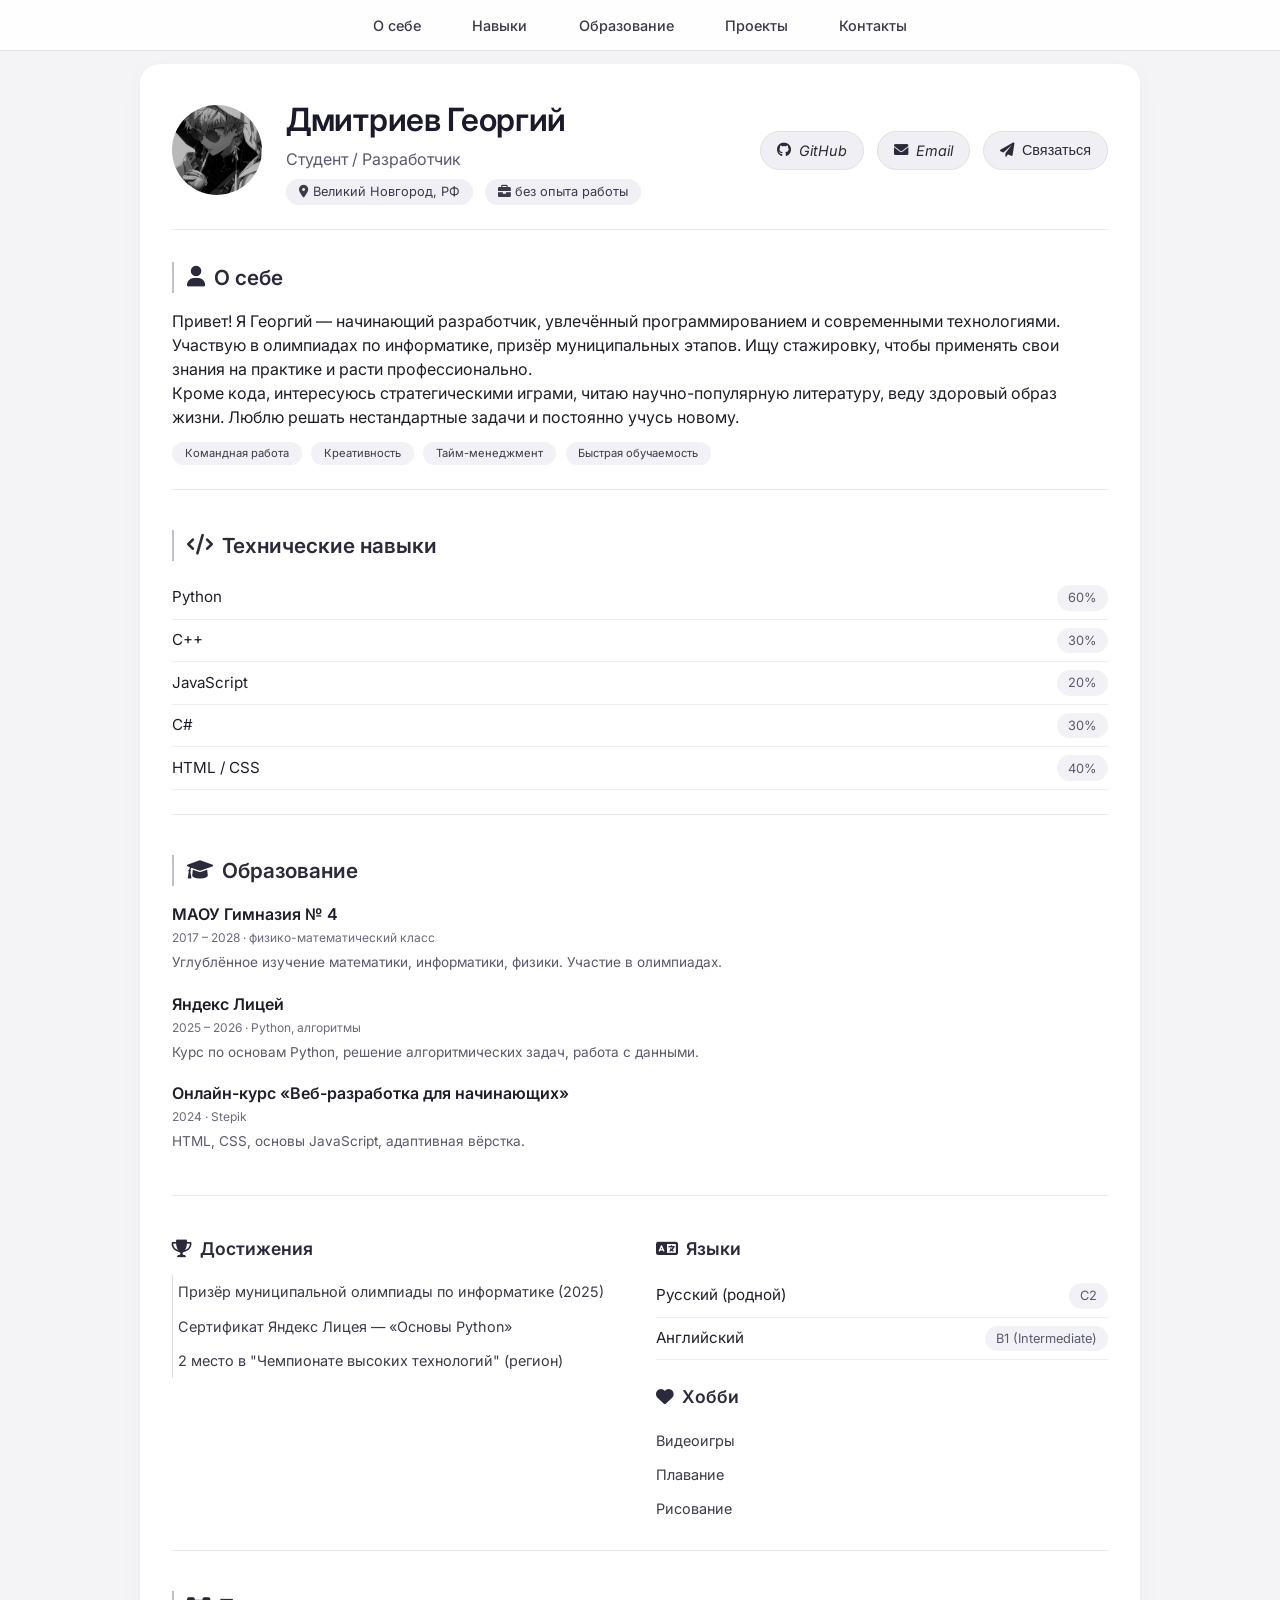
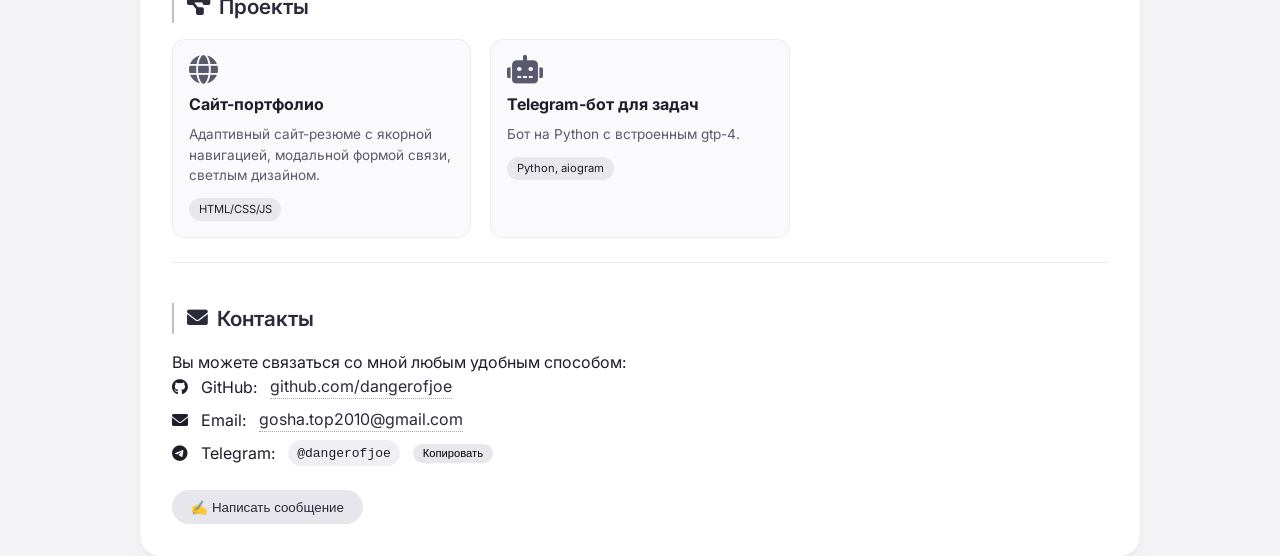
<file: index.html>
<!DOCTYPE html>
<html lang="ru">
<head>
    <meta charset="UTF-8">
    <meta name="viewport" content="width=device-width, initial-scale=1.0, user-scalable=yes">
    <title>Георгий Дмитриев | Резюме</title>
    <link href="https://fonts.googleapis.com/css2?family=Inter:opsz,wght@14..32,300;400;500;600;700&display=swap" rel="stylesheet">
    <link rel="stylesheet" href="https://cdnjs.cloudflare.com/ajax/libs/font-awesome/6.0.0-beta3/css/all.min.css">
    <link rel="stylesheet" href="style.css">
</head>
<body>
    <nav class="navbar">
        <ul class="nav-list">
            <li><a href="#about" class="nav-link">О себе</a></li>
            <li><a href="#skills" class="nav-link">Навыки</a></li>
            <li><a href="#education" class="nav-link">Образование</a></li>
            <li><a href="#projects" class="nav-link">Проекты</a></li>
            <li><a href="#contact" class="nav-link">Контакты</a></li>
        </ul>
    </nav>

    <main class="container">
        <header class="header" id="about">
            <figure class="avatar">
                <img src="avatar.jpg" alt="Аватар" onerror="this.src='https://via.placeholder.com/90?text=Avatar'">
            </figure>
            <section class="title">
                <h1>Дмитриев Георгий</h1>
                <p>Студент / Разработчик</p>
                <footer class="location">
                    <span><i class="fas fa-map-marker-alt"></i> Великий Новгород, РФ</span>
                    <span><i class="fas fa-briefcase"></i> без опыта работы</span>
                </footer>
            </section>
            <address class="contact-links">
                <a href="https://github.com/dangerofjoe" target="_blank"><i class="fab fa-github"></i> GitHub</a>
                <a href="mailto:gosha.top2010@gmail.com"><i class="fas fa-envelope"></i> Email</a>
                <button id="contactBtn" class="contact-btn"><i class="fas fa-paper-plane"></i> Связаться</button>
            </address>
        </header>

        <section class="section" id="about-section">
            <h2><i class="fas fa-user"></i> О себе</h2>
            <p>Привет! Я Георгий — начинающий разработчик, увлечённый программированием и современными технологиями. Участвую в олимпиадах по информатике, призёр муниципальных этапов. Ищу стажировку, чтобы применять свои знания на практике и расти профессионально.</p>
            <p>Кроме кода, интересуюсь стратегическими играми, читаю научно-популярную литературу, веду здоровый образ жизни. Люблю решать нестандартные задачи и постоянно учусь новому.</p>
            <footer class="tags">
                <span class="tag">Командная работа</span>
                <span class="tag">Креативность</span>
                <span class="tag">Тайм-менеджмент</span>
                <span class="tag">Быстрая обучаемость</span>
            </footer>
        </section>

        <section class="section" id="skills">
            <h2><i class="fas fa-code"></i> Технические навыки</h2>
            <ul class="skills-list">
                <li>Python <span>60%</span></li>
                <li>C++ <span>30%</span></li>
                <li>JavaScript <span>20%</span></li>
                <li>C# <span>30%</span></li>
                <li>HTML / CSS <span>40%</span></li>
            </ul>
        </section>

        <section class="section" id="education">
            <h2><i class="fas fa-graduation-cap"></i> Образование</h2>
            <article class="education-item">
                <h3>МАОУ Гимназия № 4</h3>
                <p class="date">2017 – 2028 · физико-математический класс</p>
                <p class="desc">Углублённое изучение математики, информатики, физики. Участие в олимпиадах.</p>
            </article>
            <article class="education-item">
                <h3>Яндекс Лицей</h3>
                <p class="date">2025 – 2026 · Python, алгоритмы</p>
                <p class="desc">Курс по основам Python, решение алгоритмических задач, работа с данными.</p>
            </article>
            <article class="education-item">
                <h3>Онлайн-курс «Веб-разработка для начинающих»</h3>
                <p class="date">2024 · Stepik</p>
                <p class="desc">HTML, CSS, основы JavaScript, адаптивная вёрстка.</p>
            </article>
        </section>

        <section class="section" id="achievements-languages">
            <div class="two-columns">
                <div class="column">
                    <h3><i class="fas fa-trophy"></i> Достижения</h3>
                    <ul class="achievements">
                        <li>Призёр муниципальной олимпиады по информатике (2025)</li>
                        <li>Сертификат Яндекс Лицея — «Основы Python»</li>
                        <li>2 место в "Чемпионате высоких технологий" (регион)</li>
                    </ul>
                </div>
                <div class="column">
                    <h3><i class="fas fa-language"></i> Языки</h3>
                    <ul class="lang-list">
                        <li>Русский (родной) <span>C2</span></li>
                        <li>Английский <span>B1 (Intermediate)</span></li>
                    </ul>
                    <h3 style="margin-top: 1.5rem;"><i class="fas fa-heart"></i> Хобби</h3>
                    <ul class="hobby-list">
                        <li>Видеоигры</li>
                        <li>Плавание</li>
                        <li>Рисование</li>
                    </ul>
                </div>
            </div>
        </section>

        <section class="section" id="projects">
            <h2><i class="fas fa-project-diagram"></i> Проекты</h2>
            <div class="projects-grid">
                <article class="project-item">
                    <i class="fas fa-globe"></i>
                    <h3>Сайт-портфолио</h3>
                    <p>Адаптивный сайт-резюме с якорной навигацией, модальной формой связи, светлым дизайном.</p>
                    <span class="project-tech">HTML/CSS/JS</span>
                </article>
                <article class="project-item">
                    <i class="fas fa-robot"></i>
                    <h3>Telegram-бот для задач</h3>
                    <p>Бот на Python с встроенным gtp-4.</p>
                    <span class="project-tech">Python, aiogram</span>
                </article>
            </div>
        </section>

        <section class="section" id="contact">
            <h2><i class="fas fa-envelope"></i> Контакты</h2>
            <p>Вы можете связаться со мной любым удобным способом:</p>
            <ul class="contact-list">
                <li><i class="fab fa-github"></i> GitHub: <a href="https://github.com/dangerofjoe" target="_blank">github.com/dangerofjoe</a></li>
                <li><i class="fas fa-envelope"></i> Email: <a href="mailto:gosha.top2010@gmail.com">gosha.top2010@gmail.com</a></li>
                <li><i class="fab fa-telegram"></i> Telegram: <span class="copy-text" data-copy="@dangerofjoe">@dangerofjoe</span> <button class="copy-btn">Копировать</button></li>
            </ul>
            <button id="contactBtnBottom" class="submit-btn" style="margin-top: 1rem; width: auto; display: inline-block;">✍️ Написать сообщение</button>
        </section>
    </main>

    <dialog id="contactModal">
        <article class="modal-content">
            <header class="modal-header">
                <h3>Свяжитесь со мной</h3>
                <button id="closeModal" class="close-btn">&times;</button>
            </header>
            <form id="contactForm" action="https://formspree.io/f/mvzdvzjn" method="POST">
                <label>
                    <span>Ваше имя</span>
                    <input type="text" name="name" required>
                </label>
                <label>
                    <span>Email для ответа</span>
                    <input type="email" name="email" required>
                </label>
                <label>
                    <span>Сообщение</span>
                    <textarea name="message" rows="5" required></textarea>
                </label>
                <button type="submit" class="submit-btn">Отправить сообщение</button>
                <p class="form-note">Нажимая «Отправить», вы соглашаетесь с обработкой данных.</p>
            </form>
        </article>
    </dialog>

    <script src="script.js"></script>
</body>
</html>
</file>
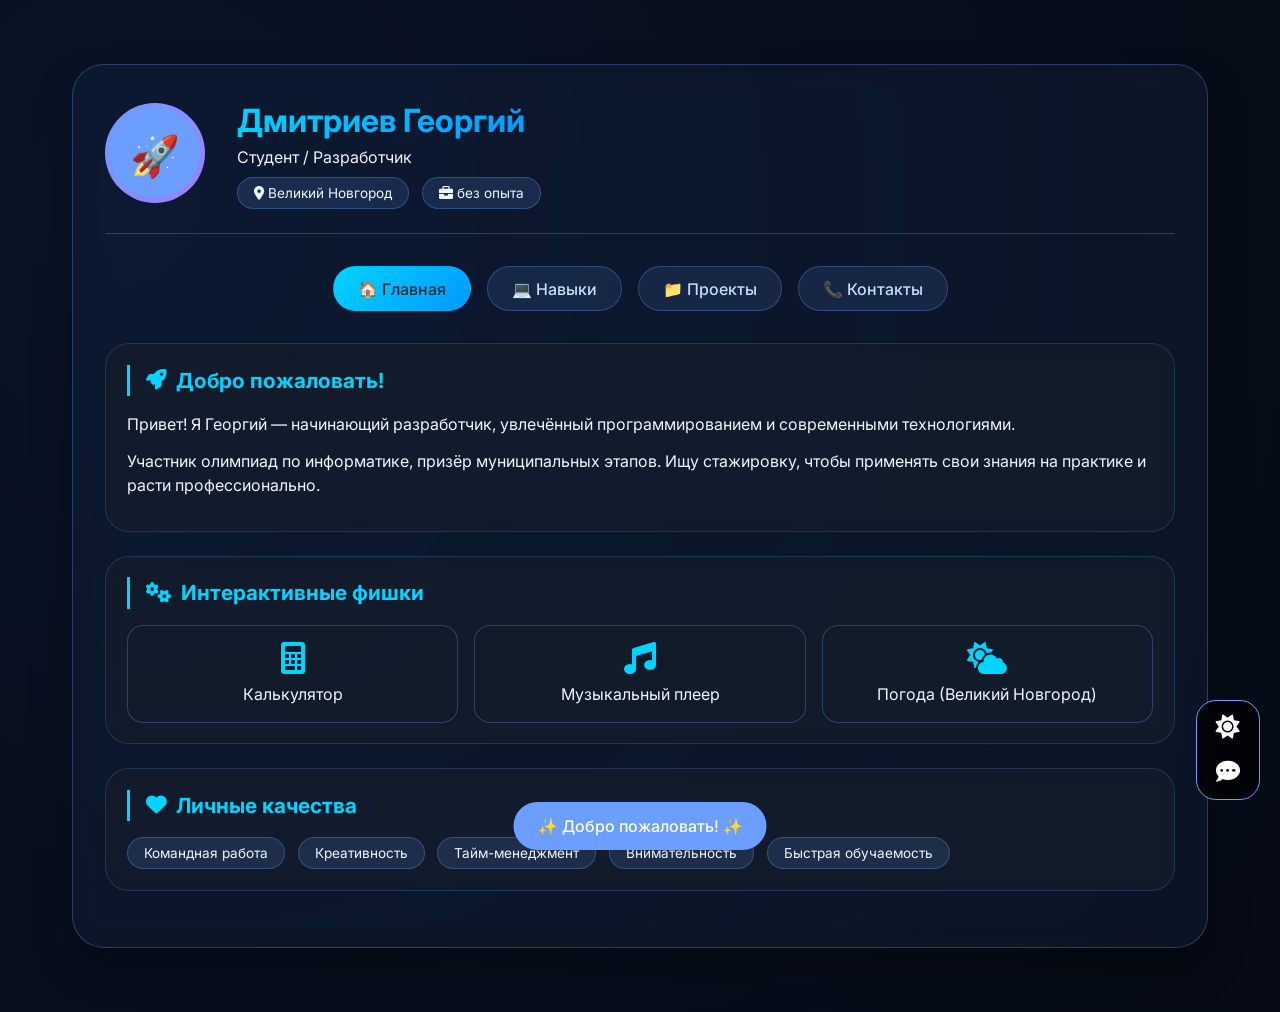
<file: docs/index.html>
<!DOCTYPE html>
<html lang="ru">
<head>
    <meta charset="UTF-8">
    <meta name="viewport" content="width=device-width, initial-scale=1.0, user-scalable=yes">
    <title>Главная | Дмитриев Георгий</title>
    <link href="https://fonts.googleapis.com/css2?family=Inter:opsz,wght@14..32,300;400;500;600;700;800&display=swap" rel="stylesheet">
    <link rel="stylesheet" href="https://cdnjs.cloudflare.com/ajax/libs/font-awesome/6.0.0-beta3/css/all.min.css">
    <link rel="stylesheet" href="style.css">
</head>
<body>

<section id="preloader">
    <article class="loader"></article>
    <p>Загрузка портфолио...</p>
</section>

<main>
    <article class="glass-card">
        <header>
            <figure class="avatar" id="mainAvatar">
                <img src="data:image/svg+xml,%3Csvg xmlns='http://www.w3.org/2000/svg' viewBox='0 0 100 100'%3E%3Ccircle cx='50' cy='50' r='45' fill='%236c9eff'/%3E%3Ctext x='50' y='67' font-size='40' text-anchor='middle' fill='white' font-family='Arial'%3E🚀%3C/text%3E%3C/svg%3E" alt="Аватар">
                <figcaption class="visually-hidden">Аватар пользователя</figcaption>
            </figure>
            <hgroup>
                <h1>Дмитриев Георгий</h1>
                <p>Студент / Разработчик</p>
                <p class="flex-row">
                    <span class="badge"><i class="fas fa-map-marker-alt"></i> Великий Новгород</span>
                    <span class="badge"><i class="fas fa-briefcase"></i> без опыта</span>
                </p>
            </hgroup>
        </header>

        <nav class="page-nav">
            <a href="index.html" class="nav-link active">🏠 Главная</a>
            <a href="skills.html" class="nav-link">💻 Навыки</a>
            <a href="projects.html" class="nav-link">📁 Проекты</a>
            <a href="contacts.html" class="nav-link">📞 Контакты</a>
        </nav>

        <section class="welcome-section">
            <h2><i class="fas fa-rocket"></i> Добро пожаловать!</h2>
            <p>Привет! Я Георгий — начинающий разработчик, увлечённый программированием и современными технологиями.</p>
            <p>Участник олимпиад по информатике, призёр муниципальных этапов. Ищу стажировку, чтобы применять свои знания на практике и расти профессионально.</p>
        </section>

        <section>
            <h2><i class="fas fa-cogs"></i> Интерактивные фишки</h2>
            <nav class="widgets">
                <article class="widget" id="calcWidget">
                    <i class="fas fa-calculator"></i>
                    <footer>Калькулятор</footer>
                </article>
                <article class="widget" id="musicWidget">
                    <i class="fas fa-music"></i>
                    <footer>Музыкальный плеер</footer>
                </article>
                <article class="widget" id="weatherWidget">
                    <i class="fas fa-cloud-sun"></i>
                    <footer>Погода (Великий Новгород)</footer>
                </article>
            </nav>
        </section>

        <section>
            <h2><i class="fas fa-heart"></i> Личные качества</h2>
            <footer class="flex-row">
                <span class="badge">Командная работа</span>
                <span class="badge">Креативность</span>
                <span class="badge">Тайм-менеджмент</span>
                <span class="badge">Внимательность</span>
                <span class="badge">Быстрая обучаемость</span>
            </footer>
        </section>
    </article>
</main>

<nav class="floating-panel">
    <button id="themeToggle"><i class="fas fa-moon"></i></button>
    <button id="bubbleBtn"><i class="fas fa-comment-dots"></i></button>
</nav>

<footer id="toastMsg" class="toast"></footer>

<script src="script.js"></script>
</body>
</html>
</file>
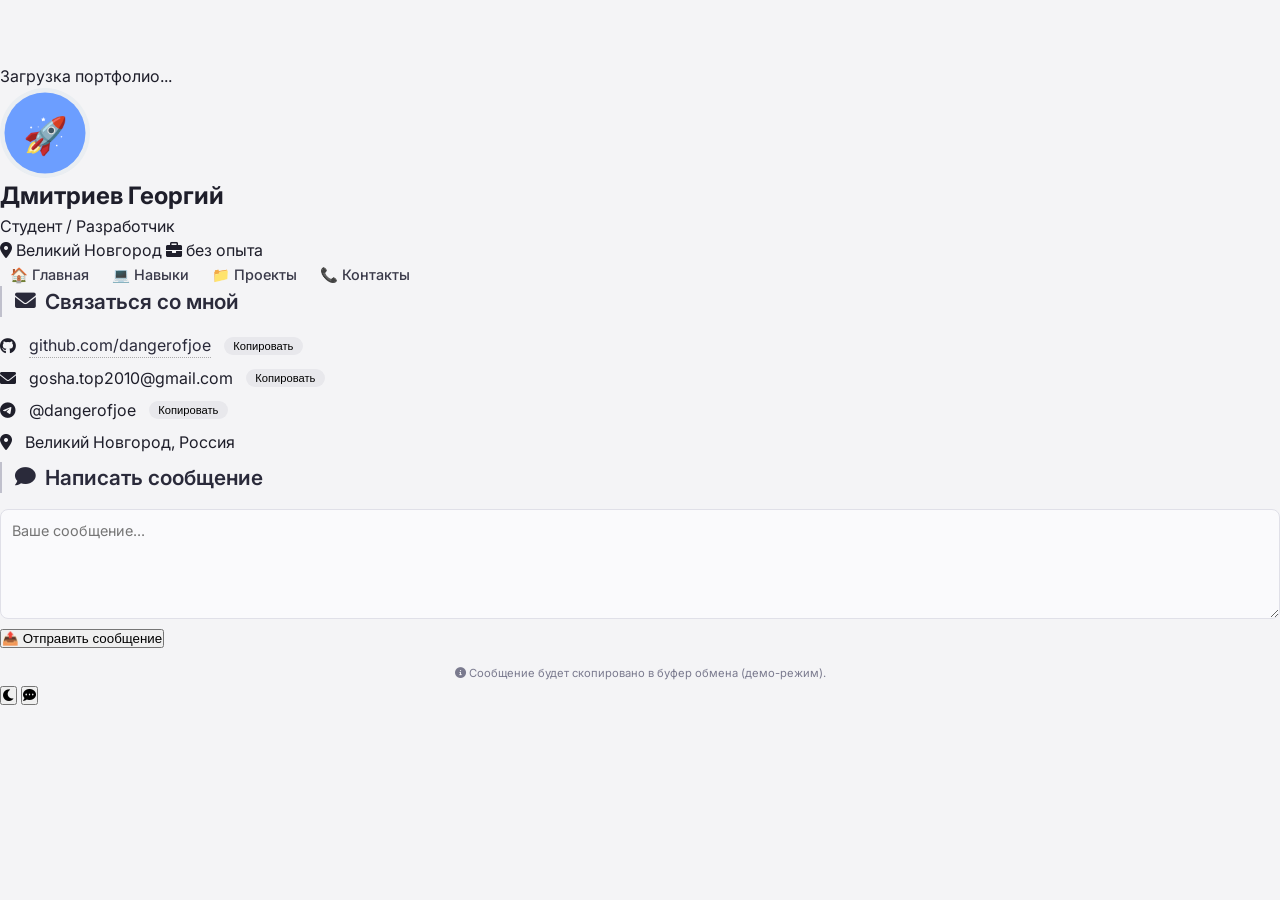
<file: contacts.html>
<!DOCTYPE html>
<html lang="ru">
<head>
    <meta charset="UTF-8">
    <meta name="viewport" content="width=device-width, initial-scale=1.0, user-scalable=yes">
    <title>Контакты | Дмитриев Георгий</title>
    <link href="https://fonts.googleapis.com/css2?family=Inter:opsz,wght@14..32,300;400;500;600;700;800&display=swap" rel="stylesheet">
    <link rel="stylesheet" href="https://cdnjs.cloudflare.com/ajax/libs/font-awesome/6.0.0-beta3/css/all.min.css">
    <link rel="stylesheet" href="style.css">
</head>
<body>

<section id="preloader">
    <article class="loader"></article>
    <p>Загрузка портфолио...</p>
</section>

<main>
    <article class="glass-card">
        <header>
            <figure class="avatar" id="mainAvatar">
                <img src="data:image/svg+xml,%3Csvg xmlns='http://www.w3.org/2000/svg' viewBox='0 0 100 100'%3E%3Ccircle cx='50' cy='50' r='45' fill='%236c9eff'/%3E%3Ctext x='50' y='67' font-size='40' text-anchor='middle' fill='white' font-family='Arial'%3E🚀%3C/text%3E%3C/svg%3E" alt="Аватар">
                <figcaption class="visually-hidden">Аватар пользователя</figcaption>
            </figure>
            <hgroup>
                <h1>Дмитриев Георгий</h1>
                <p>Студент / Разработчик</p>
                <p class="flex-row">
                    <span class="badge"><i class="fas fa-map-marker-alt"></i> Великий Новгород</span>
                    <span class="badge"><i class="fas fa-briefcase"></i> без опыта</span>
                </p>
            </hgroup>
        </header>

        <nav class="page-nav">
            <a href="index.html" class="nav-link">🏠 Главная</a>
            <a href="skills.html" class="nav-link">💻 Навыки</a>
            <a href="projects.html" class="nav-link">📁 Проекты</a>
            <a href="contacts.html" class="nav-link active">📞 Контакты</a>
        </nav>

        <section>
            <h2><i class="fas fa-envelope"></i> Связаться со мной</h2>
            <ul class="contact-list">
                <li>
                    <i class="fab fa-github"></i>
                    <a href="https://github.com/dangerofjoe" target="_blank">github.com/dangerofjoe</a>
                    <button class="copy-btn copy-github">Копировать</button>
                </li>
                <li>
                    <i class="fas fa-envelope"></i>
                    <span>gosha.top2010@gmail.com</span>
                    <button class="copy-btn copy-email">Копировать</button>
                </li>
                <li>
                    <i class="fab fa-telegram"></i>
                    <span>@dangerofjoe</span>
                    <button class="copy-btn copy-telegram">Копировать</button>
                </li>
                <li>
                    <i class="fas fa-map-marker-alt"></i>
                    <span>Великий Новгород, Россия</span>
                </li>
            </ul>
        </section>

        <section>
            <h2><i class="fas fa-comment"></i> Написать сообщение</h2>
            <form id="contactForm">
                <textarea id="messageInput" rows="5" placeholder="Ваше сообщение..."></textarea>
                <button type="submit" class="btn-primary">📤 Отправить сообщение</button>
            </form>
            <p class="form-note"><i class="fas fa-info-circle"></i> Сообщение будет скопировано в буфер обмена (демо-режим).</p>
        </section>
    </article>
</main>

<nav class="floating-panel">
    <button id="themeToggle"><i class="fas fa-moon"></i></button>
    <button id="bubbleBtn"><i class="fas fa-comment-dots"></i></button>
</nav>

<footer id="toastMsg" class="toast"></footer>

<script src="script.js"></script>
</body>
</html>
</file>
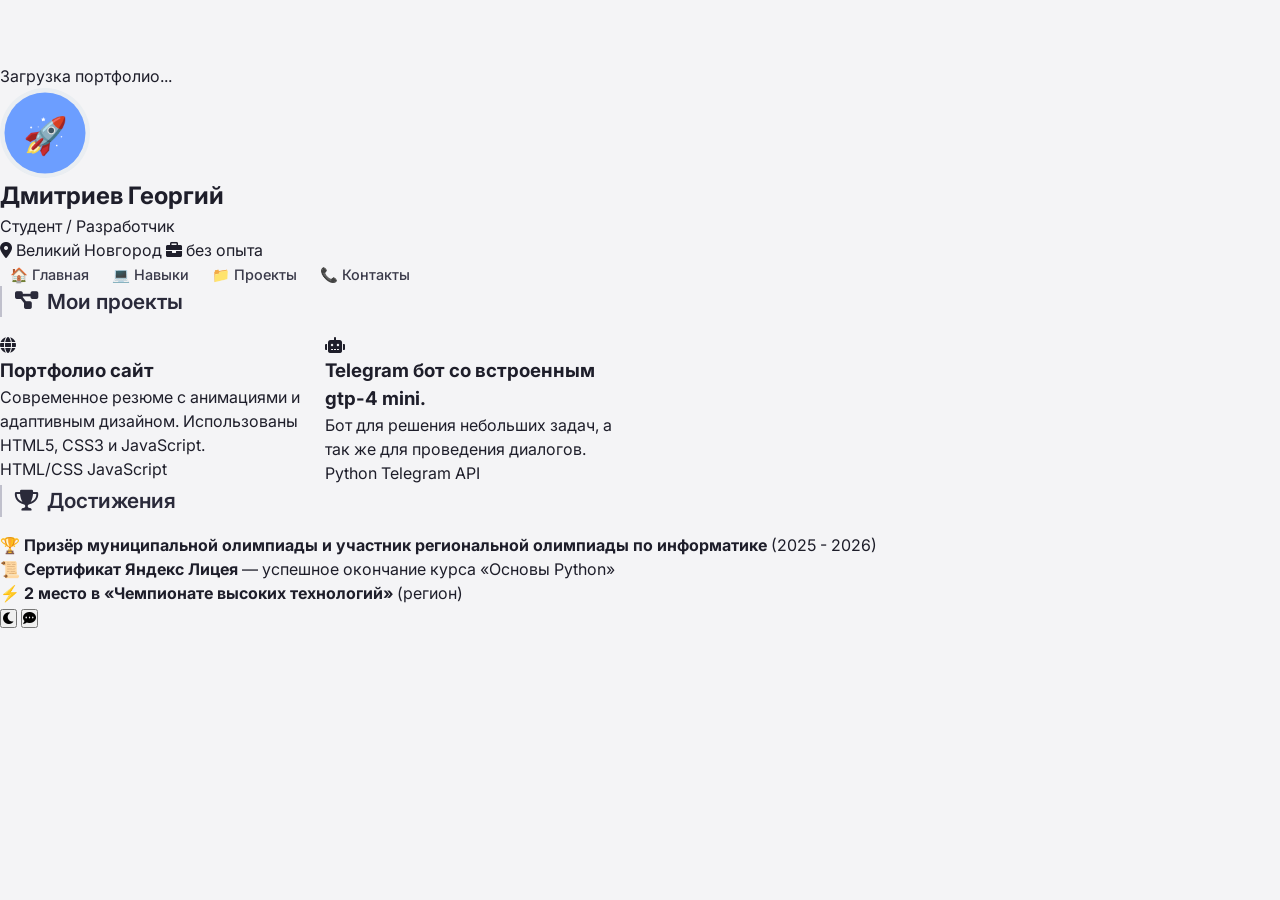
<file: projects.html>
<!DOCTYPE html>
<html lang="ru">
<head>
    <meta charset="UTF-8">
    <meta name="viewport" content="width=device-width, initial-scale=1.0, user-scalable=yes">
    <title>Проекты | Дмитриев Георгий</title>
    <link href="https://fonts.googleapis.com/css2?family=Inter:opsz,wght@14..32,300;400;500;600;700;800&display=swap" rel="stylesheet">
    <link rel="stylesheet" href="https://cdnjs.cloudflare.com/ajax/libs/font-awesome/6.0.0-beta3/css/all.min.css">
    <link rel="stylesheet" href="style.css">
</head>
<body>

<section id="preloader">
    <article class="loader"></article>
    <p>Загрузка портфолио...</p>
</section>

<main>
    <article class="glass-card">
        <header>
            <figure class="avatar" id="mainAvatar">
                <img src="data:image/svg+xml,%3Csvg xmlns='http://www.w3.org/2000/svg' viewBox='0 0 100 100'%3E%3Ccircle cx='50' cy='50' r='45' fill='%236c9eff'/%3E%3Ctext x='50' y='67' font-size='40' text-anchor='middle' fill='white' font-family='Arial'%3E🚀%3C/text%3E%3C/svg%3E" alt="Аватар">
                <figcaption class="visually-hidden">Аватар пользователя</figcaption>
            </figure>
            <hgroup>
                <h1>Дмитриев Георгий</h1>
                <p>Студент / Разработчик</p>
                <p class="flex-row">
                    <span class="badge"><i class="fas fa-map-marker-alt"></i> Великий Новгород</span>
                    <span class="badge"><i class="fas fa-briefcase"></i> без опыта</span>
                </p>
            </hgroup>
        </header>

        <nav class="page-nav">
            <a href="index.html" class="nav-link">🏠 Главная</a>
            <a href="skills.html" class="nav-link">💻 Навыки</a>
            <a href="projects.html" class="nav-link active">📁 Проекты</a>
            <a href="contacts.html" class="nav-link">📞 Контакты</a>
        </nav>

        <section>
            <h2><i class="fas fa-project-diagram"></i> Мои проекты</h2>
            <section class="projects-grid">
                <article class="project-card">
                    <i class="fas fa-globe"></i>
                    <h3>Портфолио сайт</h3>
                    <p>Современное резюме с анимациями и адаптивным дизайном. Использованы HTML5, CSS3 и JavaScript.</p>
                    <footer class="project-tags">
                        <span class="badge">HTML/CSS</span>
                        <span class="badge">JavaScript</span>
                    </footer>
                </article>
                <article class="project-card">
                    <i class="fas fa-robot"></i>
                    <h3>Telegram бот со встроенным gtp-4 mini.</h3>
                    <p>Бот для решения небольших задач, а так же для проведения диалогов.</p>
                    <footer class="project-tags">
                        <span class="badge">Python</span>
                        <span class="badge">Telegram API</span>
                    </footer>
                </article>
            </section>
        </section>

        <section>
            <h2><i class="fas fa-trophy"></i> Достижения</h2>
            <ul class="achievements-list">
                <li>🏆 <strong>Призёр муниципальной олимпиады и участник региональной олимпиады по информатике</strong> (2025 - 2026)</li>
                <li>📜 <strong>Сертификат Яндекс Лицея</strong> — успешное окончание курса «Основы Python»</li>
                <li>⚡ <strong>2 место в «Чемпионате высоких технологий»</strong> (регион)</li>
            </ul>
        </section>
    </article>
</main>

<nav class="floating-panel">
    <button id="themeToggle"><i class="fas fa-moon"></i></button>
    <button id="bubbleBtn"><i class="fas fa-comment-dots"></i></button>
</nav>

<footer id="toastMsg" class="toast"></footer>

<script src="script.js"></script>
</body>
</html>
</file>
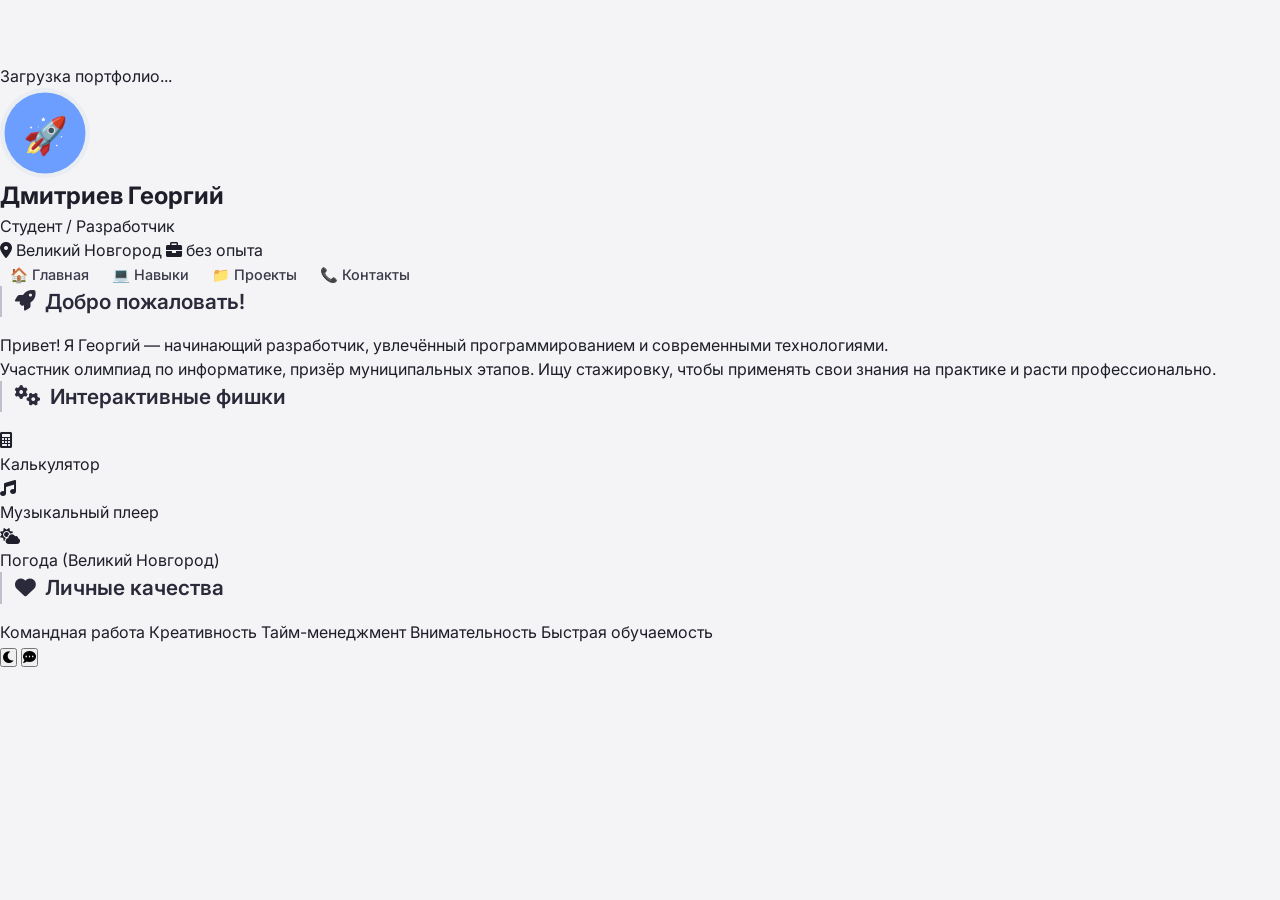
<file: resume.html>
<!DOCTYPE html>
<html lang="ru">
<head>
    <meta charset="UTF-8">
    <meta name="viewport" content="width=device-width, initial-scale=1.0, user-scalable=yes">
    <title>Главная | Дмитриев Георгий</title>
    <link href="https://fonts.googleapis.com/css2?family=Inter:opsz,wght@14..32,300;400;500;600;700;800&display=swap" rel="stylesheet">
    <link rel="stylesheet" href="https://cdnjs.cloudflare.com/ajax/libs/font-awesome/6.0.0-beta3/css/all.min.css">
    <link rel="stylesheet" href="style.css">
</head>
<body>

<section id="preloader">
    <article class="loader"></article>
    <p>Загрузка портфолио...</p>
</section>

<main>
    <article class="glass-card">
        <header>
            <figure class="avatar" id="mainAvatar">
                <img src="data:image/svg+xml,%3Csvg xmlns='http://www.w3.org/2000/svg' viewBox='0 0 100 100'%3E%3Ccircle cx='50' cy='50' r='45' fill='%236c9eff'/%3E%3Ctext x='50' y='67' font-size='40' text-anchor='middle' fill='white' font-family='Arial'%3E🚀%3C/text%3E%3C/svg%3E" alt="Аватар">
                <figcaption class="visually-hidden">Аватар пользователя</figcaption>
            </figure>
            <hgroup>
                <h1>Дмитриев Георгий</h1>
                <p>Студент / Разработчик</p>
                <p class="flex-row">
                    <span class="badge"><i class="fas fa-map-marker-alt"></i> Великий Новгород</span>
                    <span class="badge"><i class="fas fa-briefcase"></i> без опыта</span>
                </p>
            </hgroup>
        </header>

        <nav class="page-nav">
            <a href="resume.html" class="nav-link active">🏠 Главная</a>
            <a href="skills.html" class="nav-link">💻 Навыки</a>
            <a href="projects.html" class="nav-link">📁 Проекты</a>
            <a href="contacts.html" class="nav-link">📞 Контакты</a>
        </nav>

        <section class="welcome-section">
            <h2><i class="fas fa-rocket"></i> Добро пожаловать!</h2>
            <p>Привет! Я Георгий — начинающий разработчик, увлечённый программированием и современными технологиями.</p>
            <p>Участник олимпиад по информатике, призёр муниципальных этапов. Ищу стажировку, чтобы применять свои знания на практике и расти профессионально.</p>
        </section>

        <section>
            <h2><i class="fas fa-cogs"></i> Интерактивные фишки</h2>
            <nav class="widgets">
                <article class="widget" id="calcWidget">
                    <i class="fas fa-calculator"></i>
                    <footer>Калькулятор</footer>
                </article>
                <article class="widget" id="musicWidget">
                    <i class="fas fa-music"></i>
                    <footer>Музыкальный плеер</footer>
                </article>
                <article class="widget" id="weatherWidget">
                    <i class="fas fa-cloud-sun"></i>
                    <footer>Погода (Великий Новгород)</footer>
                </article>
            </nav>
        </section>

        <section>
            <h2><i class="fas fa-heart"></i> Личные качества</h2>
            <footer class="flex-row">
                <span class="badge">Командная работа</span>
                <span class="badge">Креативность</span>
                <span class="badge">Тайм-менеджмент</span>
                <span class="badge">Внимательность</span>
                <span class="badge">Быстрая обучаемость</span>
            </footer>
        </section>
    </article>
</main>

<nav class="floating-panel">
    <button id="themeToggle"><i class="fas fa-moon"></i></button>
    <button id="bubbleBtn"><i class="fas fa-comment-dots"></i></button>
</nav>

<footer id="toastMsg" class="toast"></footer>

<script src="script.js"></script>
</body>
</html>
</file>
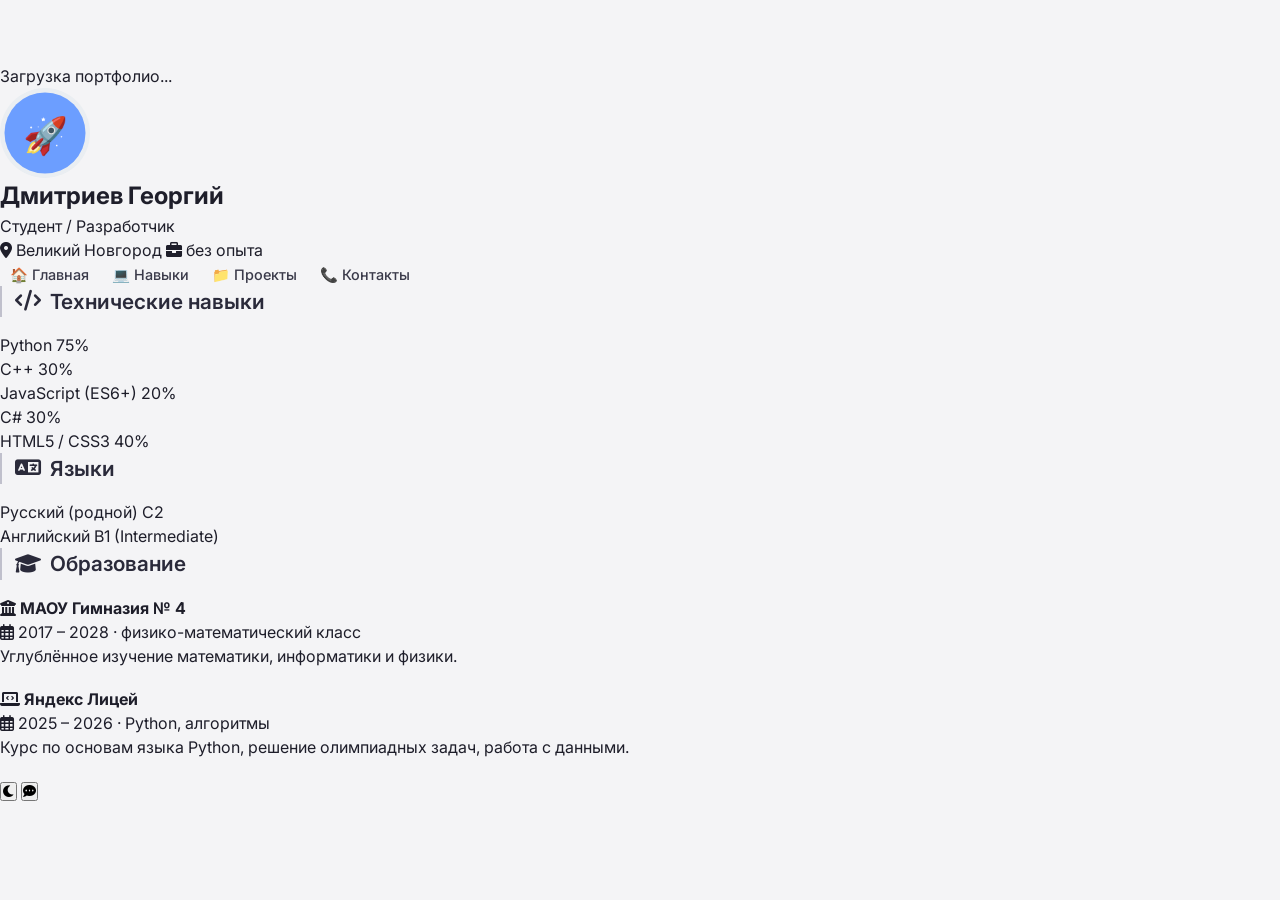
<file: skills.html>
<!DOCTYPE html>
<html lang="ru">
<head>
    <meta charset="UTF-8">
    <meta name="viewport" content="width=device-width, initial-scale=1.0, user-scalable=yes">
    <title>Навыки | Дмитриев Георгий</title>
    <link href="https://fonts.googleapis.com/css2?family=Inter:opsz,wght@14..32,300;400;500;600;700;800&display=swap" rel="stylesheet">
    <link rel="stylesheet" href="https://cdnjs.cloudflare.com/ajax/libs/font-awesome/6.0.0-beta3/css/all.min.css">
    <link rel="stylesheet" href="style.css">
</head>
<body>

<section id="preloader">
    <article class="loader"></article>
    <p>Загрузка портфолио...</p>
</section>

<main>
    <article class="glass-card">
        <header>
            <figure class="avatar" id="mainAvatar">
                <img src="data:image/svg+xml,%3Csvg xmlns='http://www.w3.org/2000/svg' viewBox='0 0 100 100'%3E%3Ccircle cx='50' cy='50' r='45' fill='%236c9eff'/%3E%3Ctext x='50' y='67' font-size='40' text-anchor='middle' fill='white' font-family='Arial'%3E🚀%3C/text%3E%3C/svg%3E" alt="Аватар">
                <figcaption class="visually-hidden">Аватар пользователя</figcaption>
            </figure>
            <hgroup>
                <h1>Дмитриев Георгий</h1>
                <p>Студент / Разработчик</p>
                <p class="flex-row">
                    <span class="badge"><i class="fas fa-map-marker-alt"></i> Великий Новгород</span>
                    <span class="badge"><i class="fas fa-briefcase"></i> без опыта</span>
                </p>
            </hgroup>
        </header>

        <nav class="page-nav">
            <a href="index.html" class="nav-link">🏠 Главная</a>
            <a href="skills.html" class="nav-link active">💻 Навыки</a>
            <a href="projects.html" class="nav-link">📁 Проекты</a>
            <a href="contacts.html" class="nav-link">📞 Контакты</a>
        </nav>

        <section>
            <h2><i class="fas fa-code"></i> Технические навыки</h2>
            <article class="skill-row">
                <span class="skill-name">Python</span>
                <span class="skill-value">75%</span>
            </article>
            <article class="skill-row">
                <span class="skill-name">С++</span>
                <span class="skill-value">30%</span>
            </article>
            <article class="skill-row">
                <span class="skill-name">JavaScript (ES6+)</span>
                <span class="skill-value">20%</span>
            </article>
            <article class="skill-row">
                <span class="skill-name">C#</span>
                <span class="skill-value">30%</span>
            </article>
            <article class="skill-row">
                <span class="skill-name">HTML5 / CSS3</span>
                <span class="skill-value">40%</span>
            </article>
        </section>

        <section>
            <h2><i class="fas fa-language"></i> Языки</h2>
            <article class="skill-row">
                <span class="skill-name">Русский (родной)</span>
                <span class="skill-value">C2</span>
            </article>
            <article class="skill-row">
                <span class="skill-name">Английский</span>
                <span class="skill-value">B1 (Intermediate)</span>
            </article>
        </section>

        <section>
            <h2><i class="fas fa-graduation-cap"></i> Образование</h2>
            <article class="education-item">
                <strong><i class="fas fa-university"></i> МАОУ Гимназия № 4</strong>
                <p><i class="far fa-calendar-alt"></i> 2017 – 2028 · физико-математический класс</p>
                <p>Углублённое изучение математики, информатики и физики.</p>
            </article>
            <article class="education-item">
                <strong><i class="fas fa-laptop-code"></i> Яндекс Лицей</strong>
                <p><i class="far fa-calendar-alt"></i> 2025 – 2026 · Python, алгоритмы</p>
                <p>Курс по основам языка Python, решение олимпиадных задач, работа с данными.</p>
            </article>
        </section>
    </article>
</main>

<nav class="floating-panel">
    <button id="themeToggle"><i class="fas fa-moon"></i></button>
    <button id="bubbleBtn"><i class="fas fa-comment-dots"></i></button>
</nav>

<footer id="toastMsg" class="toast"></footer>

<script src="script.js"></script>
</body>
</html>
</file>
<file: style.css>
* {
    margin: 0;
    padding: 0;
    box-sizing: border-box;
}

body {
    font-family: 'Inter', sans-serif;
    background: #f4f4f6;
    color: #1e1e2a;
    line-height: 1.5;
    padding-top: 4rem;
}

.navbar {
    position: fixed;
    top: 0;
    left: 0;
    width: 100%;
    background: #ffffffdd;
    backdrop-filter: blur(8px);
    border-bottom: 1px solid #e0e0e8;
    z-index: 100;
    padding: 0.8rem 1.5rem;
}
.nav-list {
    display: flex;
    justify-content: center;
    gap: 2rem;
    list-style: none;
    flex-wrap: wrap;
}
.nav-link {
    text-decoration: none;
    color: #3a3a4a;
    font-weight: 500;
    padding: 0.3rem 0.6rem;
    transition: 0.2s;
    font-size: 0.9rem;
}
.nav-link:hover {
    color: #000;
    background: #e8e8ec;
    border-radius: 30px;
}

.container {
    max-width: 1000px;
    margin: 0 auto;
    background: #ffffff;
    border-radius: 1.25rem;
    box-shadow: 0 8px 24px rgba(0, 0, 0, 0.03), 0 1px 2px rgba(0, 0, 0, 0.05);
    padding: 2rem;
}

.header {
    display: flex;
    flex-wrap: wrap;
    align-items: center;
    gap: 1.5rem;
    margin-bottom: 2rem;
    padding-bottom: 1.5rem;
    border-bottom: 1px solid #e8e8ec;
}

.avatar {
    width: 90px;
    height: 90px;
    border-radius: 50%;
    overflow: hidden;
    flex-shrink: 0;
    background: #eaeef2;
}
.avatar img {
    width: 100%;
    height: 100%;
    object-fit: cover;
    display: block;
}
.avatar:hover {
    transform: scale(1.02);
    transition: 0.2s;
}

.title h1 {
    font-size: 2rem;
    font-weight: 600;
    letter-spacing: -0.3px;
    color: #1a1a2a;
    margin-bottom: 0.2rem;
}
.title p {
    font-size: 1rem;
    color: #5a5a6e;
}
.location {
    margin-top: 0.5rem;
    display: flex;
    gap: 0.8rem;
    flex-wrap: wrap;
}
.location span {
    font-size: 0.8rem;
    background: #f0f0f4;
    padding: 0.2rem 0.8rem;
    border-radius: 20px;
    color: #3a3a4a;
}
.contact-links {
    margin-left: auto;
    display: flex;
    gap: 0.8rem;
    flex-wrap: wrap;
}
.contact-links a, .contact-btn {
    background: #f0f0f4;
    padding: 0.5rem 1rem;
    border-radius: 30px;
    text-decoration: none;
    color: #2a2a3a;
    font-size: 0.9rem;
    transition: all 0.2s;
    display: inline-flex;
    align-items: center;
    gap: 0.5rem;
    border: 1px solid #e0e0e6;
    cursor: pointer;
}
.contact-links a:hover, .contact-btn:hover {
    background: #e6e6ec;
    color: #111;
    border-color: #cacad2;
    transform: translateY(-1px);
}

.section {
    margin-bottom: 2.5rem;
    padding-bottom: 1.5rem;
    border-bottom: 1px solid #e8e8ec;
}
.section:last-child {
    border-bottom: none;
    margin-bottom: 0;
    padding-bottom: 0;
}
h2 {
    font-size: 1.3rem;
    font-weight: 600;
    margin-bottom: 1rem;
    display: flex;
    align-items: center;
    gap: 0.6rem;
    border-left: 2px solid #c0c0cc;
    padding-left: 0.8rem;
    color: #2a2a3a;
}

.two-columns {
    display: flex;
    gap: 2rem;
    flex-wrap: wrap;
}
.column {
    flex: 1;
    min-width: 200px;
}
.column h3 {
    font-size: 1.1rem;
    font-weight: 600;
    margin-bottom: 0.8rem;
    color: #2a2a3a;
    display: flex;
    align-items: center;
    gap: 0.5rem;
}

.skills-list, .lang-list, .hobby-list, .achievements, .contact-list {
    list-style: none;
}
.skills-list li, .lang-list li {
    display: flex;
    justify-content: space-between;
    align-items: center;
    padding: 0.5rem 0;
    border-bottom: 1px solid #efeff3;
    font-size: 0.95rem;
}
.skills-list li span, .lang-list li span {
    color: #5a5a6e;
    font-size: 0.8rem;
    background: #f2f2f6;
    padding: 0.2rem 0.7rem;
    border-radius: 20px;
}
.hobby-list li, .achievements li {
    padding: 0.4rem 0;
    font-size: 0.9rem;
    color: #3a3a4a;
}
.achievements li {
    padding-left: 0.3rem;
    border-left: 1px solid #dcdce4;
}

.education-item {
    margin-bottom: 1.2rem;
}
.education-item h3 {
    font-size: 1rem;
    font-weight: 600;
    color: #1e1e2a;
}
.date {
    font-size: 0.75rem;
    color: #6a6a7e;
    margin-top: 0.2rem;
}
.desc {
    font-size: 0.85rem;
    color: #5a5a6e;
    margin-top: 0.3rem;
}

.tags {
    display: flex;
    flex-wrap: wrap;
    gap: 0.6rem;
    margin-top: 0.8rem;
}
.tag {
    background: #f2f2f6;
    padding: 0.2rem 0.8rem;
    border-radius: 20px;
    font-size: 0.7rem;
    color: #3a3a4a;
}

.projects-grid {
    display: grid;
    grid-template-columns: repeat(auto-fill, minmax(280px, 1fr));
    gap: 1.2rem;
    margin-top: 1rem;
}
.project-item {
    background: #fafafc;
    border-radius: 0.8rem;
    padding: 1rem;
    border: 1px solid #ececf0;
    transition: 0.2s;
}
.project-item:hover {
    border-color: #c0c0cc;
}
.project-item i {
    font-size: 1.8rem;
    color: #5a5a6e;
    margin-bottom: 0.5rem;
}
.project-item h3 {
    font-size: 1rem;
    margin-bottom: 0.5rem;
}
.project-item p {
    font-size: 0.85rem;
    color: #5a5a6e;
    margin-bottom: 0.6rem;
}
.project-tech {
    font-size: 0.7rem;
    background: #e8e8ec;
    padding: 0.2rem 0.6rem;
    border-radius: 20px;
    display: inline-block;
}

.contact-list li {
    display: flex;
    align-items: center;
    gap: 0.8rem;
    margin-bottom: 0.5rem;
    flex-wrap: wrap;
}
.contact-list a {
    color: #2a2a3a;
    text-decoration: none;
    border-bottom: 1px dotted #aaa;
}
.contact-list a:hover {
    color: #000;
}
.copy-text {
    background: #f0f0f4;
    padding: 0.2rem 0.6rem;
    border-radius: 20px;
    font-family: monospace;
}
.copy-btn {
    background: #e8e8ec;
    border: none;
    padding: 0.2rem 0.6rem;
    border-radius: 20px;
    font-size: 0.7rem;
    cursor: pointer;
}
.copy-btn:hover {
    background: #d0d0d8;
}

.submit-btn {
    background: #e6e6ec;
    border: none;
    padding: 0.6rem 1.2rem;
    border-radius: 2rem;
    color: #2a2a3a;
    font-weight: 500;
    cursor: pointer;
    transition: 0.2s;
}
.submit-btn:hover {
    background: #d6d6de;
}

dialog {
    background: #ffffff;
    border: 1px solid #e0e0e8;
    border-radius: 1rem;
    padding: 0;
    max-width: 480px;
    width: 90%;
    margin: auto;
    position: fixed;
    inset: 0;
    box-shadow: 0 20px 30px -10px rgba(0, 0, 0, 0.1);
}
dialog::backdrop {
    background: rgba(0, 0, 0, 0.4);
}
.modal-content {
    padding: 1.5rem;
}
.modal-header {
    display: flex;
    justify-content: space-between;
    align-items: center;
    margin-bottom: 1.2rem;
}
.modal-header h3 {
    font-size: 1.3rem;
    font-weight: 500;
    color: #1e1e2a;
}
.close-btn {
    background: none;
    border: none;
    font-size: 1.8rem;
    cursor: pointer;
    color: #888;
    transition: 0.2s;
}
.close-btn:hover {
    color: #000;
}
#contactForm label {
    display: block;
    margin-bottom: 1rem;
}
#contactForm span {
    display: block;
    margin-bottom: 0.3rem;
    font-size: 0.8rem;
    color: #5a5a6e;
}
#contactForm input, #contactForm textarea {
    width: 100%;
    background: #fafafc;
    border: 1px solid #e0e0e8;
    border-radius: 0.5rem;
    padding: 0.7rem;
    color: #1e1e2a;
    font-family: inherit;
    font-size: 0.9rem;
}
#contactForm input:focus, #contactForm textarea:focus {
    outline: none;
    border-color: #b0b0c0;
}
.form-note {
    font-size: 0.7rem;
    color: #7a7a8e;
    text-align: center;
    margin-top: 1rem;
}

@media (max-width: 780px) {
    body {
        padding-top: 3rem;
    }
    .navbar {
        padding: 0.5rem;
    }
    .nav-list {
        gap: 1rem;
    }
    .container {
        padding: 1rem;
    }
    .header {
        flex-direction: column;
        align-items: flex-start;
    }
    .contact-links {
        margin-left: 0;
        width: 100%;
        justify-content: flex-start;
    }
    .two-columns {
        flex-direction: column;
        gap: 1rem;
    }
    .projects-grid {
        grid-template-columns: 1fr;
    }
}
</file>
<file: docs/style.css>
* {
    margin: 0;
    padding: 0;
    box-sizing: border-box;
}

body {
    font-family: 'Inter', sans-serif;
    background: radial-gradient(circle at 10% 20%, #0a1428 0%, #050a14 100%);
    color: #eef5ff;
    line-height: 1.5;
    overflow-x: hidden;
    min-height: 100vh;
}

#preloader {
    position: fixed;
    top: 0;
    left: 0;
    width: 100%;
    height: 100%;
    background: #0a1428;
    display: flex;
    flex-direction: column;
    justify-content: center;
    align-items: center;
    z-index: 1000;
    transition: opacity 0.5s ease, visibility 0.5s ease;
}
#preloader.hide {
    opacity: 0;
    visibility: hidden;
}
.loader {
    width: 60px;
    height: 60px;
    border: 4px solid rgba(108, 158, 255, 0.2);
    border-top: 4px solid #00d4ff;
    border-radius: 50%;
    animation: spin 1s linear infinite;
}
@keyframes spin {
    0% { transform: rotate(0deg); }
    100% { transform: rotate(360deg); }
}
#preloader p {
    margin-top: 1rem;
    color: #c5deff;
    font-weight: 500;
}

main {
    max-width: 1200px;
    margin: 2rem auto;
    padding: 2rem;
    position: relative;
    z-index: 2;
}

.glass-card {
    background: rgba(20, 30, 45, 0.65);
    backdrop-filter: blur(12px) saturate(180%);
    border-radius: 2rem;
    border: 1px solid rgba(108, 158, 255, 0.3);
    box-shadow: 0 20px 40px rgba(0, 0, 0, 0.3);
    transition: all 0.3s ease;
    padding: 2rem;
}

header {
    display: flex;
    flex-wrap: wrap;
    align-items: center;
    gap: 2rem;
    margin-bottom: 2rem;
    padding-bottom: 1.5rem;
    border-bottom: 1px solid rgba(108, 158, 255, 0.3);
}

.avatar {
    flex-shrink: 0;
    width: 100px;
    height: 100px;
    border-radius: 50%;
    overflow: hidden;
    background: linear-gradient(135deg, #6c9eff, #9d7dff);
    display: flex;
    align-items: center;
    justify-content: center;
    transition: transform 0.3s ease, box-shadow 0.3s ease;
    animation: avatarPulse 2s infinite ease-in-out;
    cursor: pointer;
}
.avatar img {
    width: 100%;
    height: 100%;
    object-fit: cover;
}
.avatar:hover {
    transform: scale(1.05);
    box-shadow: 0 0 20px #00d4ff;
}
@keyframes avatarPulse {
    0%, 100% { box-shadow: 0 0 0 0 rgba(0, 212, 255, 0.4); }
    50% { box-shadow: 0 0 0 10px rgba(0, 212, 255, 0); }
}
.avatar-click {
    animation: avatarClick 0.2s ease-in-out;
}
@keyframes avatarClick {
    0% { transform: scale(1); }
    50% { transform: scale(0.95); }
    100% { transform: scale(1); }
}

h1 {
    font-size: 2rem;
    background: linear-gradient(135deg, #00d4ff, #0099ff);
    background-clip: text;
    -webkit-background-clip: text;
    color: transparent;
}

.flex-row {
    display: flex;
    flex-wrap: wrap;
    gap: 0.8rem;
    align-items: center;
    margin-top: 0.5rem;
}
.badge {
    background: rgba(108, 158, 255, 0.15);
    padding: 0.3rem 1rem;
    border-radius: 40px;
    font-size: 0.85rem;
    border: 1px solid rgba(108, 158, 255, 0.3);
}

.page-nav {
    display: flex;
    justify-content: center;
    gap: 1rem;
    margin-bottom: 2rem;
    flex-wrap: wrap;
}
.nav-link {
    background: rgba(108, 158, 255, 0.12);
    padding: 0.6rem 1.5rem;
    border-radius: 40px;
    text-decoration: none;
    color: #c5deff;
    transition: 0.3s;
    border: 1px solid rgba(108, 158, 255, 0.3);
    font-weight: 500;
}
.nav-link:hover {
    background: rgba(108, 158, 255, 0.3);
    transform: translateY(-2px);
}
.nav-link.active {
    background: linear-gradient(135deg, #00d4ff, #0099ff);
    color: #1a2c3e;
    border-color: transparent;
}

section {
    background: rgba(15, 25, 40, 0.6);
    backdrop-filter: blur(8px);
    border-radius: 1.5rem;
    padding: 1.3rem;
    margin-bottom: 1.5rem;
    border: 1px solid rgba(108, 158, 255, 0.2);
    transition: 0.2s;
}
section:hover {
    border-color: rgba(108, 158, 255, 0.5);
}

h2 {
    display: flex;
    align-items: center;
    gap: 0.6rem;
    border-left: 3px solid #00d4ff;
    padding-left: 1rem;
    margin-bottom: 1rem;
    font-size: 1.3rem;
    color: #00d4ff;
}

.skill-row {
    display: flex;
    justify-content: space-between;
    padding: 0.5rem 0;
    border-bottom: 1px dashed rgba(108, 158, 255, 0.2);
}
.skill-value {
    color: #00d4ff;
    background: rgba(108, 158, 255, 0.15);
    padding: 0.2rem 0.7rem;
    border-radius: 20px;
    font-size: 0.8rem;
}

.widgets {
    display: grid;
    grid-template-columns: repeat(auto-fit, minmax(180px, 1fr));
    gap: 1rem;
    margin-top: 1rem;
}
.widget {
    background: rgba(0,0,0,0.3);
    border-radius: 1rem;
    padding: 1rem;
    text-align: center;
    cursor: pointer;
    transition: 0.2s;
    border: 1px solid rgba(108, 158, 255, 0.3);
}
.widget:hover {
    background: rgba(108, 158, 255, 0.15);
    transform: translateY(-5px);
}
.widget i {
    font-size: 2rem;
    margin-bottom: 0.5rem;
    color: #00d4ff;
}

.projects-grid {
    display: grid;
    grid-template-columns: repeat(auto-fit, minmax(280px, 1fr));
    gap: 1.2rem;
}
.project-card {
    background: rgba(0,0,0,0.3);
    border-radius: 1rem;
    padding: 1.2rem;
    transition: 0.3s;
    border: 1px solid rgba(108, 158, 255, 0.2);
}
.project-card:hover {
    transform: translateY(-5px);
    border-color: #00d4ff;
}
.project-card i {
    font-size: 2rem;
    color: #00d4ff;
    margin-bottom: 0.5rem;
}
.project-card h3 {
    margin-bottom: 0.5rem;
}
.project-tags {
    display: flex;
    flex-wrap: wrap;
    gap: 0.5rem;
    margin-top: 0.8rem;
}

.achievements-list, .contact-list {
    list-style: none;
    padding-left: 0;
}
.achievements-list li, .contact-list li {
    margin-bottom: 0.8rem;
    padding-left: 0.5rem;
    border-left: 2px solid #00d4ff;
    display: flex;
    align-items: center;
    gap: 0.8rem;
    flex-wrap: wrap;
}
.contact-list li i {
    width: 1.5rem;
    color: #00d4ff;
}
.contact-list a {
    color: #c5deff;
    text-decoration: none;
}
.contact-list a:hover {
    color: #00d4ff;
}
.copy-btn {
    background: rgba(108, 158, 255, 0.2);
    border: none;
    padding: 0.2rem 0.8rem;
    border-radius: 20px;
    color: #c5deff;
    cursor: pointer;
    font-size: 0.75rem;
    transition: 0.2s;
}
.copy-btn:hover {
    background: #00d4ff;
    color: #1a2c3e;
}

.education-item {
    margin-bottom: 1rem;
}
.education-item strong {
    color: #00d4ff;
}
.education-item p {
    margin-top: 0.3rem;
    font-size: 0.9rem;
    color: #b8d4f0;
}

.welcome-section p {
    margin-bottom: 0.8rem;
}

#contactForm {
    display: flex;
    flex-direction: column;
    gap: 1rem;
}
#messageInput {
    background: rgba(0,0,0,0.5);
    border: 1px solid rgba(108, 158, 255, 0.3);
    border-radius: 1rem;
    padding: 0.8rem;
    color: white;
    font-family: inherit;
    resize: vertical;
}
#messageInput:focus {
    outline: none;
    border-color: #00d4ff;
}
.btn-primary {
    background: linear-gradient(135deg, #00d4ff, #0099ff);
    border: none;
    padding: 0.7rem 1.5rem;
    border-radius: 40px;
    color: #1a2c3e;
    font-weight: 600;
    cursor: pointer;
    transition: 0.3s;
    align-self: flex-start;
}
.btn-primary:hover {
    transform: scale(1.02);
    box-shadow: 0 0 15px #00d4ff;
}
.form-note {
    margin-top: 0.8rem;
    font-size: 0.8rem;
    color: #8aaec0;
}

.floating-panel {
    position: fixed;
    bottom: 100px;
    right: 20px;
    background: rgba(0,0,0,0.7);
    backdrop-filter: blur(12px);
    border-radius: 20px;
    padding: 0.8rem 1.2rem;
    z-index: 100;
    border: 1px solid #6c9eff;
    display: flex;
    gap: 1rem;
    flex-direction: column;
    align-items: center;
}
.floating-panel button {
    background: none;
    border: none;
    color: white;
    font-size: 1.5rem;
    cursor: pointer;
    transition: 0.2s;
}
.floating-panel button:hover {
    color: #00d4ff;
    transform: scale(1.1);
}

.toast {
    position: fixed;
    bottom: 30px;
    left: 50%;
    transform: translateX(-50%);
    background: #6c9eff;
    color: white;
    padding: 12px 24px;
    border-radius: 40px;
    z-index: 200;
    font-weight: 500;
    opacity: 0;
    transition: 0.3s;
    pointer-events: none;
}
.toast.show {
    opacity: 1;
    bottom: 50px;
}

.visually-hidden {
    position: absolute;
    width: 1px;
    height: 1px;
    margin: -1px;
    padding: 0;
    overflow: hidden;
    clip: rect(0,0,0,0);
    border: 0;
}

@media (max-width: 800px) {
    main { padding: 1rem; }
    .glass-card { padding: 1.2rem; }
    header { flex-direction: column; align-items: flex-start; }
    .page-nav { gap: 0.5rem; }
    .nav-link { padding: 0.4rem 1rem; font-size: 0.9rem; }
}
</file>
